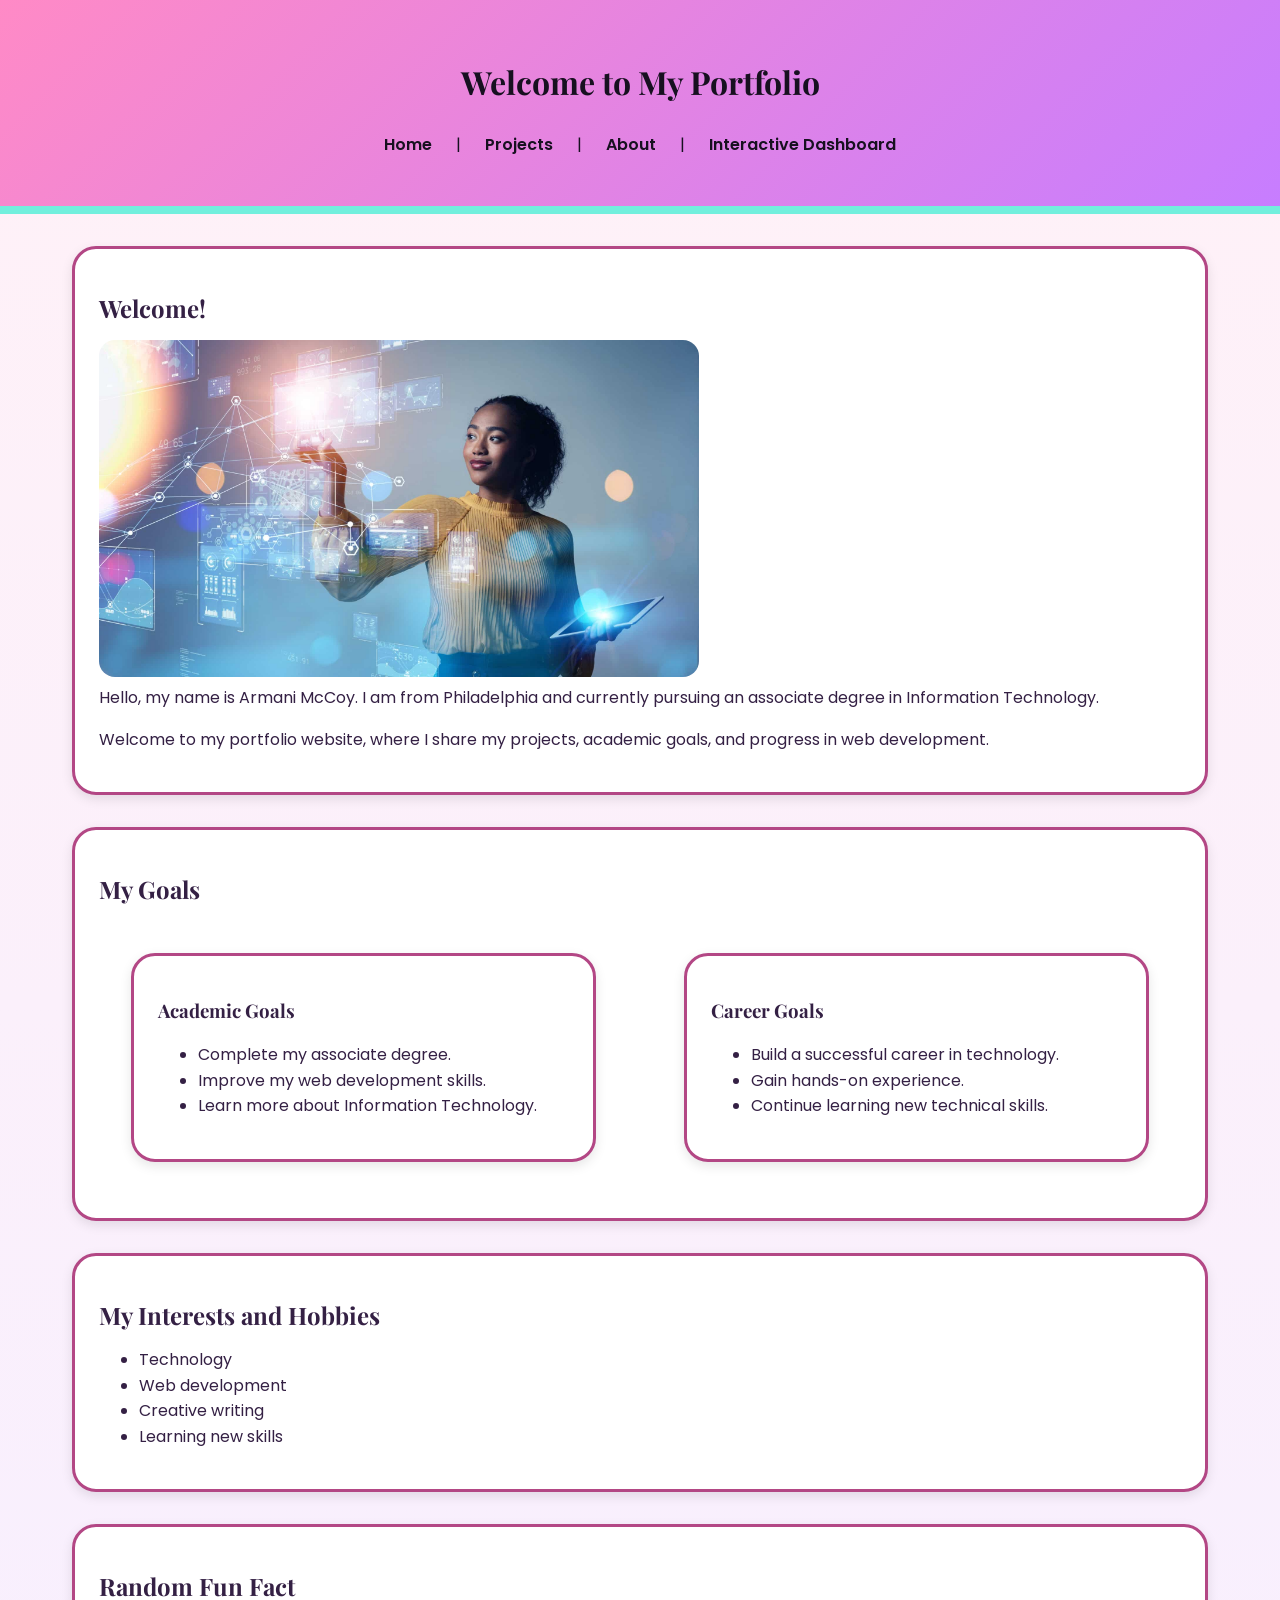
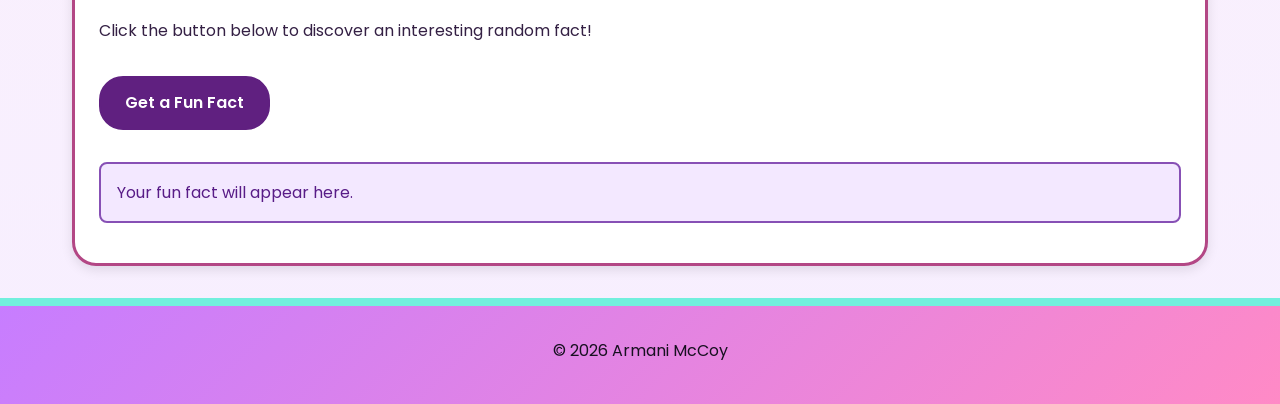
<file: index.html>
<!DOCTYPE html>
<html lang="en">

<head>
    <meta charset="UTF-8">
    <meta name="viewport" content="width=device-width, initial-scale=1.0">

    <title>Welcome - Armani McCoy</title>

    <link rel="stylesheet" href="mystyle.css">
    <script src="milestone4.js" defer></script>
</head>

<body>

    <header id="header">

        <h1>Welcome to My Portfolio</h1>

        <nav aria-label="Main navigation">
            <a href="index.html">Home</a> |
            <a href="project.html">Projects</a> |
            <a href="about.html">About</a> |
            <a href="interactive.html">Interactive Dashboard</a>
        </nav>

    </header>

    <main>

        <section class="content-box">

            <h2>Welcome!</h2>

            <img src="welcome 2.jpg"
                 alt="Photo of IT student"
                 width="300">

            <p>
                Hello, my name is Armani McCoy.
                I am from Philadelphia and currently
                pursuing an associate degree in
                Information Technology.
            </p>

            <p>
                Welcome to my portfolio website, where
                I share my projects, academic goals,
                and progress in web development.
            </p>

        </section>

        <section class="content-box">

            <h2>My Goals</h2>

            <div class="goals-grid">

                <article class="content-box">

                    <h3>Academic Goals</h3>

                    <ul>
                        <li>Complete my associate degree.</li>
                        <li>Improve my web development skills.</li>
                        <li>Learn more about Information Technology.</li>
                    </ul>

                </article>

                <article class="content-box">

                    <h3>Career Goals</h3>

                    <ul>
                        <li>Build a successful career in technology.</li>
                        <li>Gain hands-on experience.</li>
                        <li>Continue learning new technical skills.</li>
                    </ul>

                </article>

            </div>

        </section>

        <section class="content-box">

            <h2>My Interests and Hobbies</h2>

            <ul>
                <li>Technology</li>
                <li>Web development</li>
                <li>Creative writing</li>
                <li>Learning new skills</li>
            </ul>

        </section>

        <section class="content-box">

            <h2>Random Fun Fact</h2>

            <p>
                Click the button below to discover
                an interesting random fact!
            </p>

            <button type="button" id="factButton">
                Get a Fun Fact
            </button>

            <p id="factDisplay" role="status">
                Your fun fact will appear here.
            </p>

        </section>

    </main>

    <footer id="footer">

        <p>&copy; 2026 Armani McCoy</p>

    </footer>

</body>

</html>
</file>
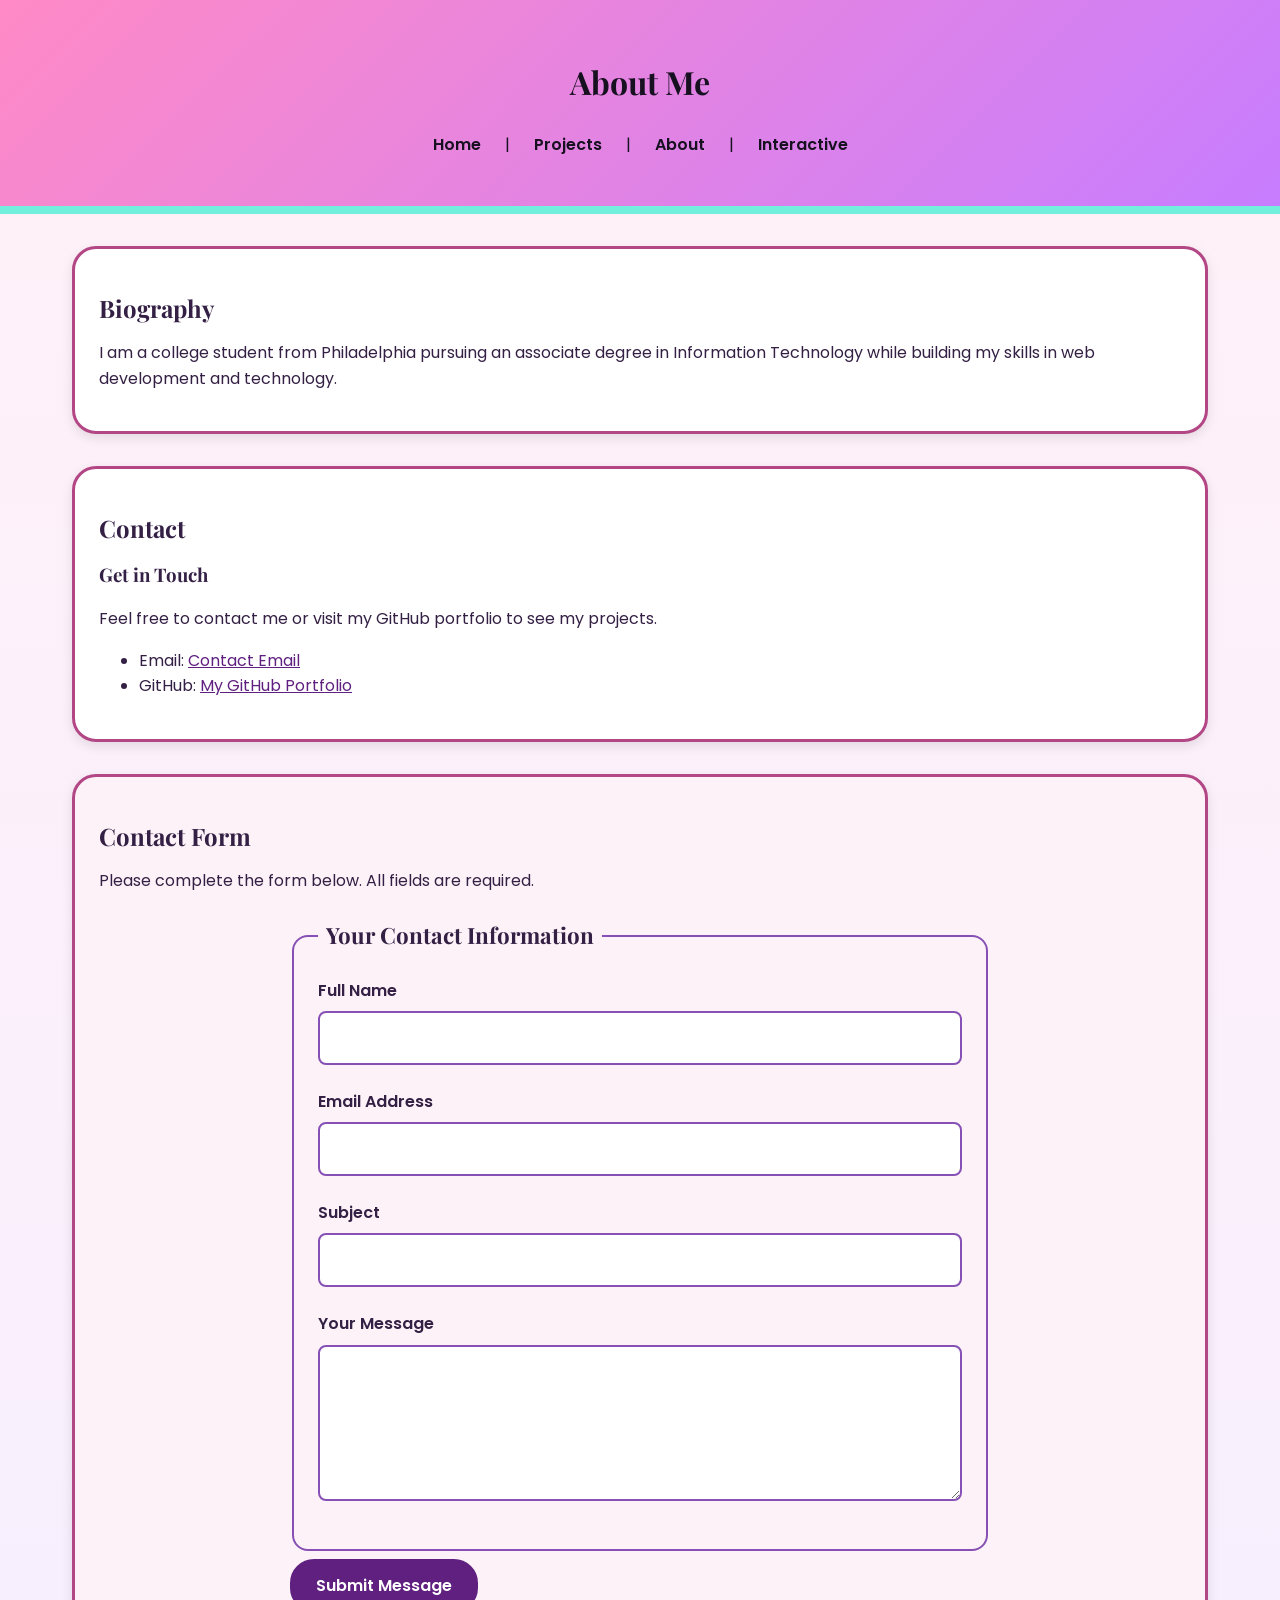
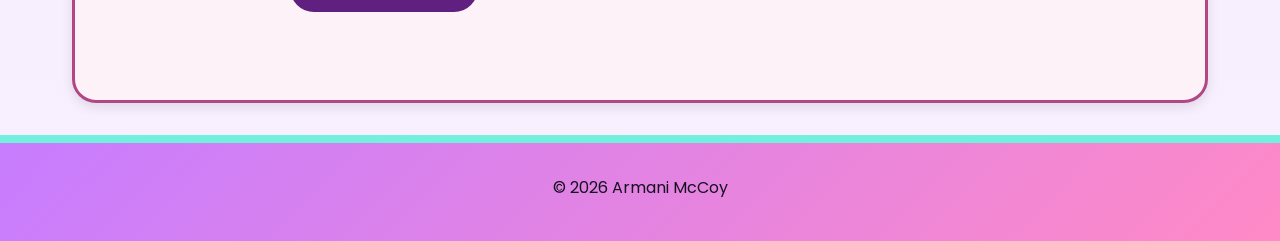
<file: about.html>
<!DOCTYPE html>
<html lang="en">

<head>
    <meta charset="UTF-8">
    <meta name="viewport"
          content="width=device-width, initial-scale=1.0">

    <title>About Me - Armani McCoy Portfolio</title>

    <link rel="stylesheet" href="mystyle.css">
    <script src="milestone4.js" defer></script>
</head>

<body>

<a class="skip-link" href="#main-content">
    Skip to main content
</a>

<header id="header">

    <h1>About Me</h1>

    <nav aria-label="Main navigation">
        <a href="index.html">Home</a> |
        <a href="project.html">Projects</a> |
        <a href="about.html">About</a> |
        <a href="interactive.html">Interactive</a>
    </nav>

</header>

<main id="main-content">

    <section class="content-box">

        <h2>Biography</h2>

        <p>
            I am a college student from Philadelphia
            pursuing an associate degree in
            Information Technology while building
            my skills in web development and technology.
        </p>

    </section>

    <section class="content-box">

        <h2>Contact</h2>

        <h3>Get in Touch</h3>

        <p>
            Feel free to contact me or visit my
            GitHub portfolio to see my projects.
        </p>

        <ul>
            <li>
                Email:
                <a href="mailto:your-email@example.com">
                    Contact Email
                </a>
            </li>

            <li>
                GitHub:
                <a href="https://github.com/amccoy-lab">
                    My GitHub Portfolio
                </a>
            </li>
        </ul>

    </section>

    <section class="content-box contact-section">

        <h2>Contact Form</h2>

        <p>
            Please complete the form below.
            All fields are required.
        </p>

        <form id="contactForm"
              class="contact-form"
              novalidate>

            <fieldset>

                <legend>Your Contact Information</legend>

                <div class="form-group">

                    <label for="contactName">
                        Full Name
                    </label>

                    <input
                        type="text"
                        id="contactName"
                        name="full-name"
                        autocomplete="name"
                        required
                        aria-describedby="nameError"
                    >

                    <p id="nameError"
                       class="error-message"
                       aria-live="polite"></p>

                </div>

                <div class="form-group">

                    <label for="contactEmail">
                        Email Address
                    </label>

                    <input
                        type="email"
                        id="contactEmail"
                        name="email"
                        autocomplete="email"
                        required
                        aria-describedby="emailError"
                    >

                    <p id="emailError"
                       class="error-message"
                       aria-live="polite"></p>

                </div>

                <div class="form-group">

                    <label for="contactSubject">
                        Subject
                    </label>

                    <input
                        type="text"
                        id="contactSubject"
                        name="subject"
                        required
                        aria-describedby="subjectError"
                    >

                    <p id="subjectError"
                       class="error-message"
                       aria-live="polite"></p>

                </div>

                <div class="form-group">

                    <label for="contactMessage">
                        Your Message
                    </label>

                    <textarea
                        id="contactMessage"
                        name="message"
                        rows="5"
                        required
                        aria-describedby="messageError"
                    ></textarea>

                    <p id="messageError"
                       class="error-message"
                       aria-live="polite"></p>

                </div>

            </fieldset>

            <button type="submit"
                    class="submit-button">
                Submit Message
            </button>

            <p id="formSuccess"
               class="form-status"
               role="status"
               aria-live="polite"></p>

        </form>

    </section>

</main>

<footer id="footer">
    <p>&copy; 2026 Armani McCoy</p>
</footer>

</body>
</html>
</file>
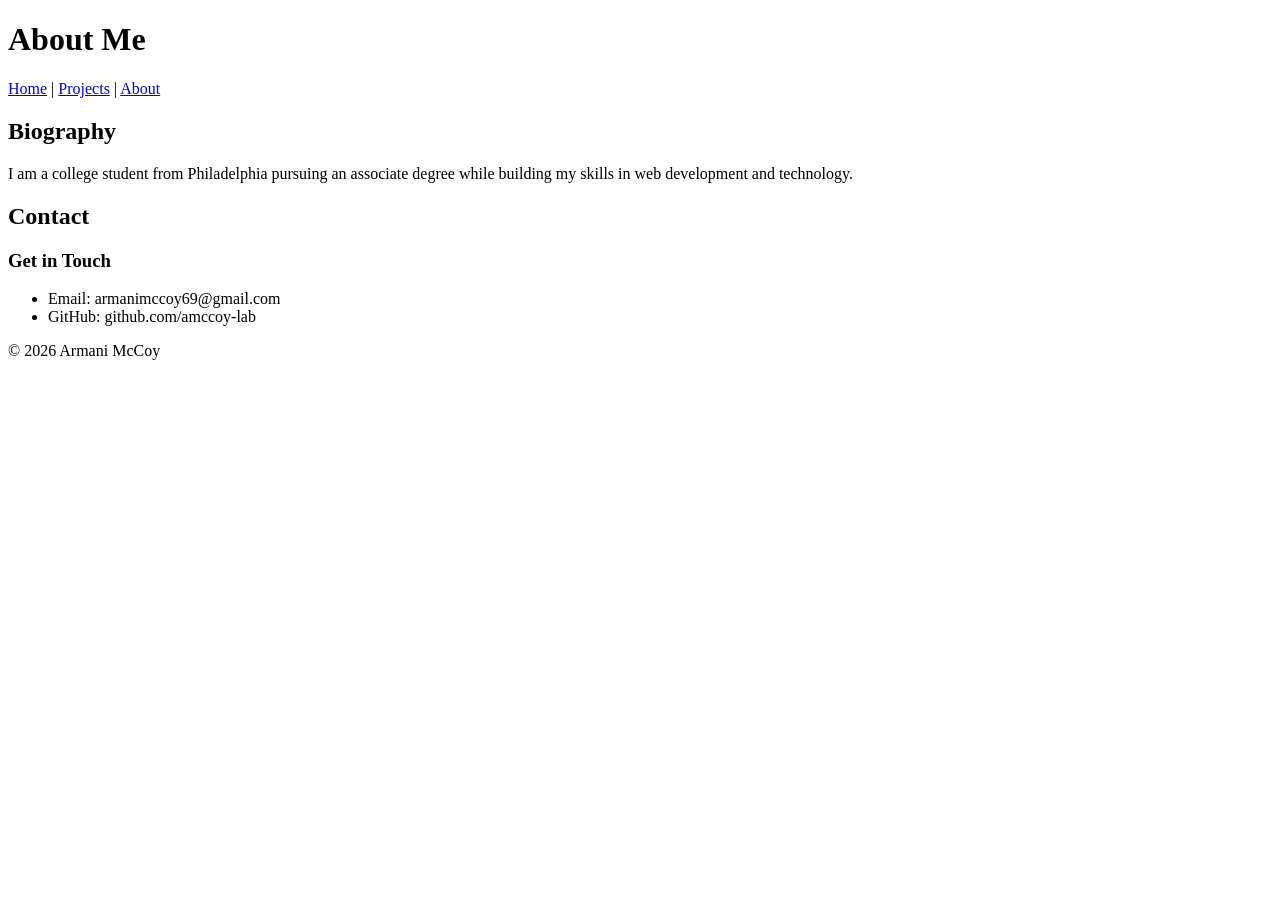
<file: index_about.html>
<!DOCTYPE html>
<html lang="en">

<head>
    <meta charset="UTF-8">
    <meta name="viewport" content="width=device-width, initial-scale=1.0">
    <title>About | Armani McCoy</title>
</head>

<body>

<header>

<h1>About Me</h1>

<nav>
    <a href="index.html">Home</a> |
    <a href="projects.html">Projects</a> |
    <a href="about.html">About</a>
</nav>

</header>

<main>

<section>

<h2>Biography</h2>

<p>
I am a college student from Philadelphia pursuing an associate degree while
building my skills in web development and technology.
</p>

</section>

<section>

<h2>Contact</h2>

<h3>Get in Touch</h3>

<ul>
    <li>Email: armanimccoy69@gmail.com</li>
    <li>GitHub: github.com/amccoy-lab</li>

</ul>

</section>

</main>

<footer>

<p>&copy; 2026 Armani McCoy</p>

</footer>

</body>
</html>
</file>
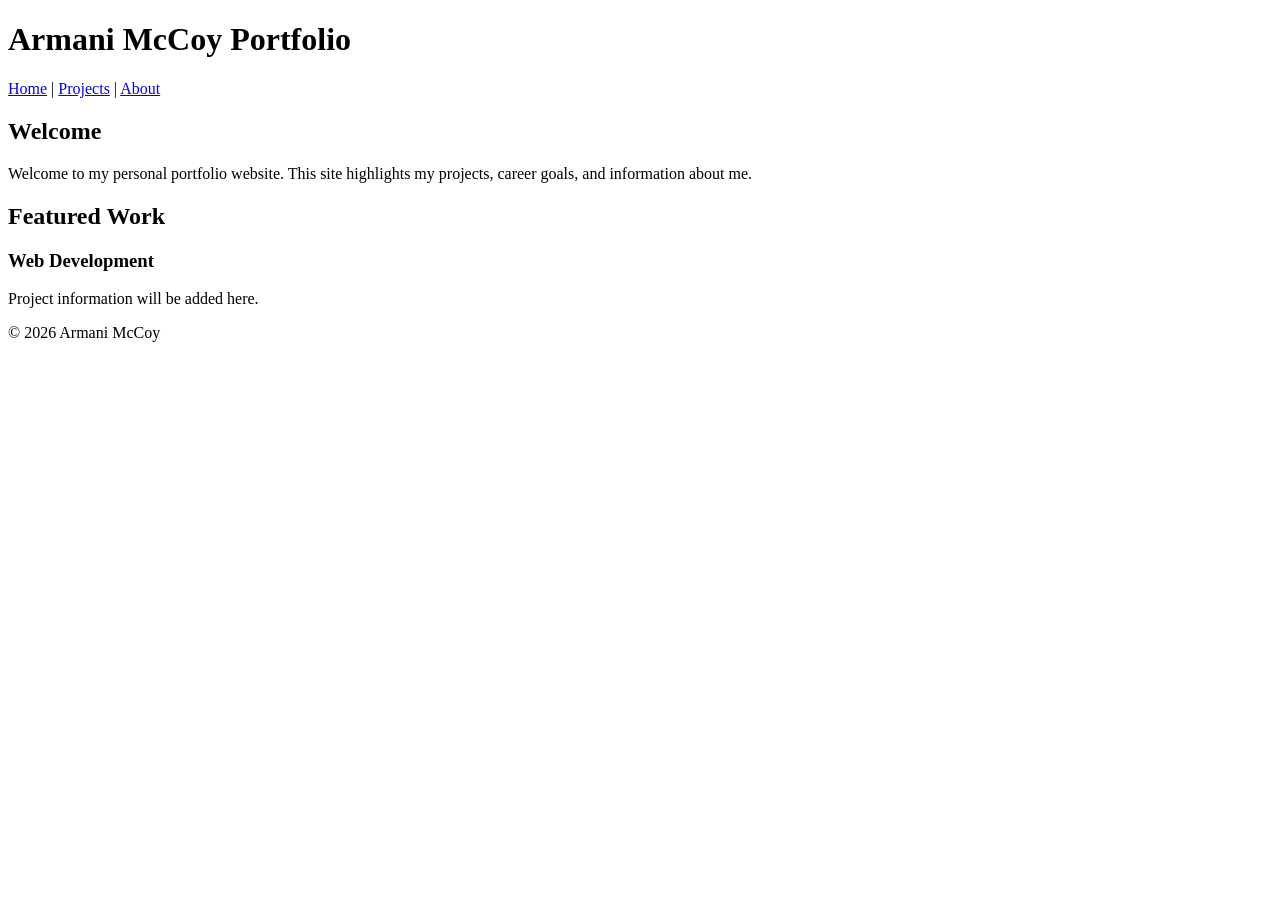
<file: index_home.html>
<!DOCTYPE html>
<html lang="en">

<head>
    <meta charset="UTF-8">
    <meta name="viewport" content="width=device-width, initial-scale=1.0">
    <title>Home | Armani McCoy</title>
</head>

<body>

<header>
    <h1>Armani McCoy Portfolio</h1>

    <nav>
        <a href="index.html">Home</a> |
        <a href="projects.html">Projects</a> |
        <a href="about.html">About</a>
    </nav>
</header>

<main>

<section>

<h2>Welcome</h2>

<p>
Welcome to my personal portfolio website. This site highlights my projects,
career goals, and information about me.
</p>

</section>

<section>

<h2>Featured Work</h2>

<article>

<h3>Web Development</h3>

<p>
Project information will be added here.
</p>

</article>

</section>

</main>

<footer>

<p>&copy; 2026 Armani McCoy</p>

</footer>

</body>
</html>
</file>
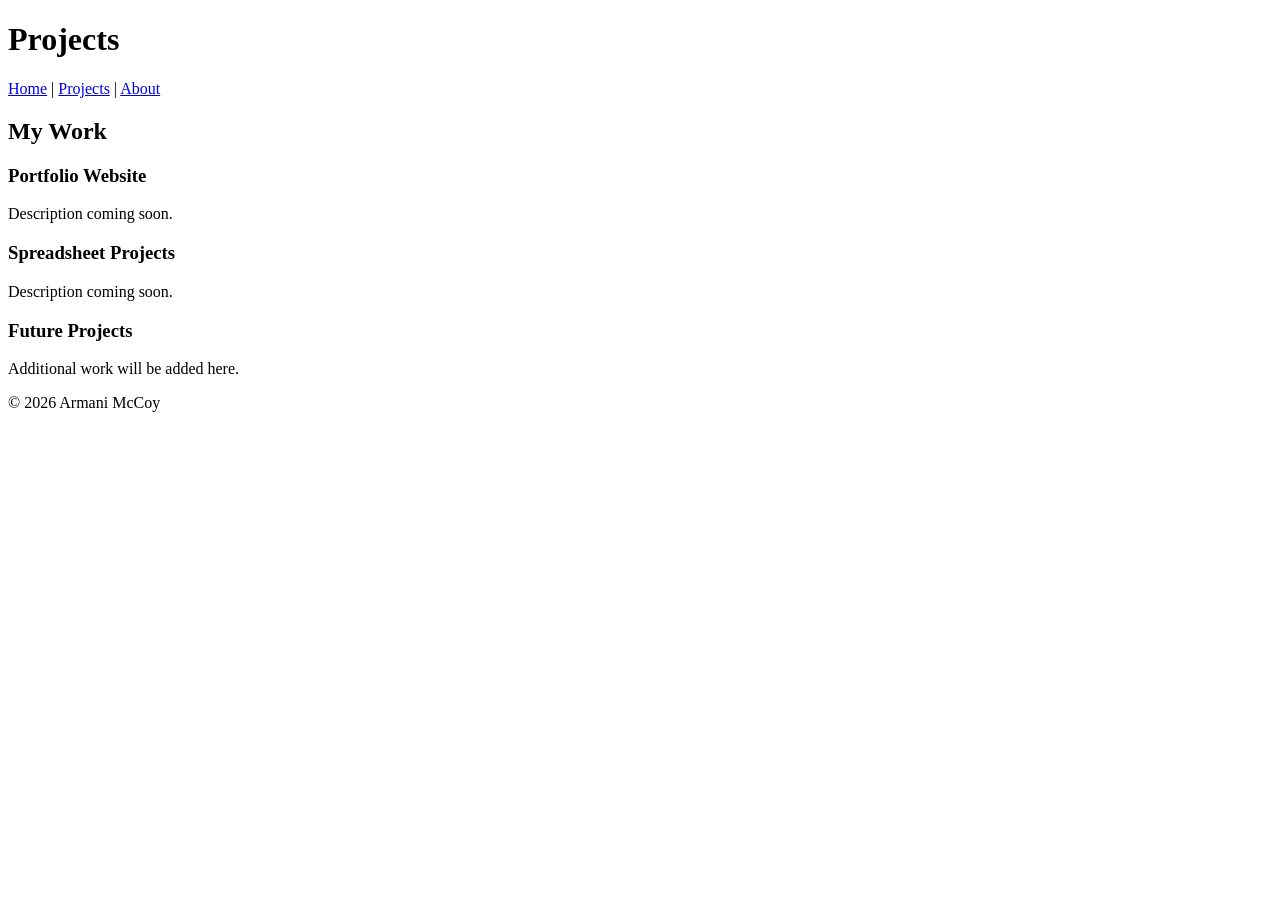
<file: index_project.html>
<!DOCTYPE html>
<html lang="en">

<head>
    <meta charset="UTF-8">
    <meta name="viewport" content="width=device-width, initial-scale=1.0">
    <title>Projects | Armani McCoy</title>
</head>

<body>

<header>

<h1>Projects</h1>

<nav>
    <a href="index.html">Home</a> |
    <a href="projects.html">Projects</a> |
    <a href="about.html">About</a>
</nav>

</header>

<main>

<section>

<h2>My Work</h2>

<article>

<h3>Portfolio Website</h3>

<p>
Description coming soon.
</p>

</article>

<article>

<h3>Spreadsheet Projects</h3>

<p>
Description coming soon.
</p>

</article>

<article>

<h3>Future Projects</h3>

<p>
Additional work will be added here.
</p>

</article>

</section>

</main>

<footer>

<p>&copy; 2026 Armani McCoy</p>

</footer>

</body>
</html>
</file>
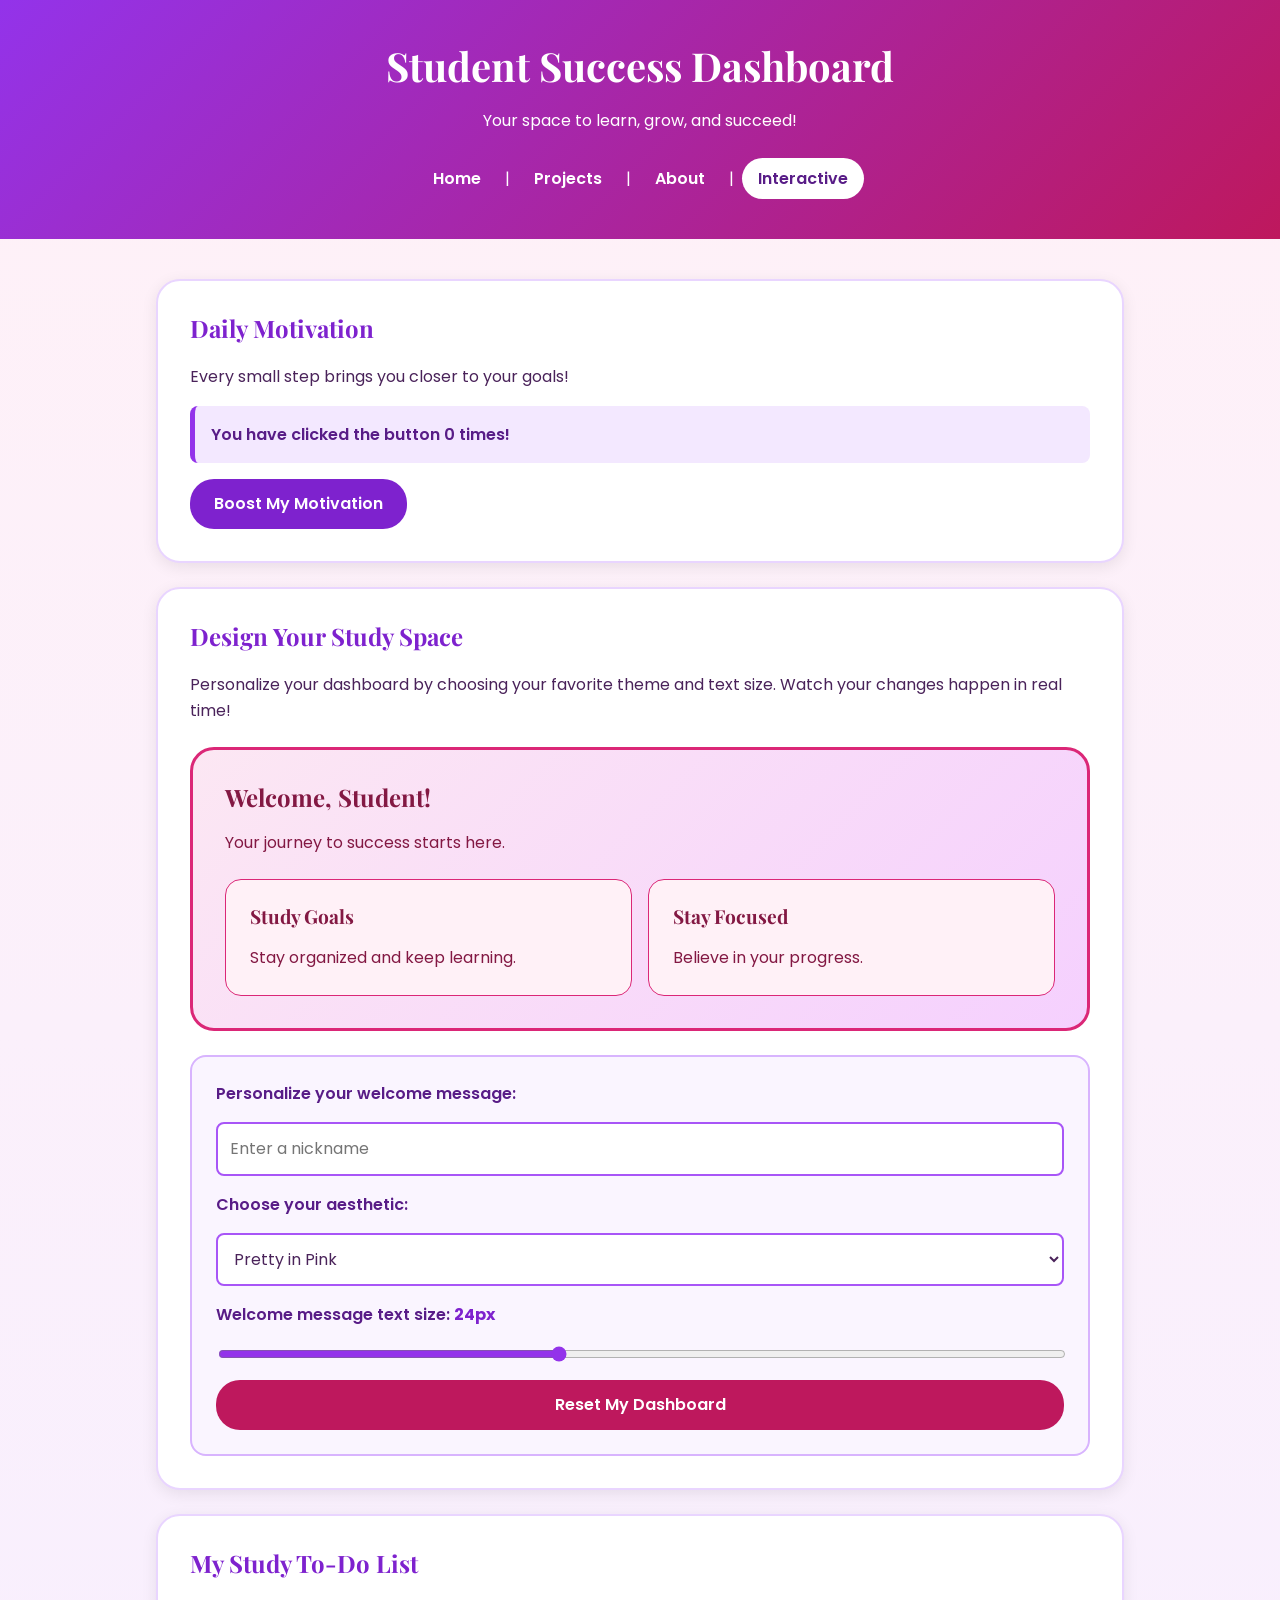
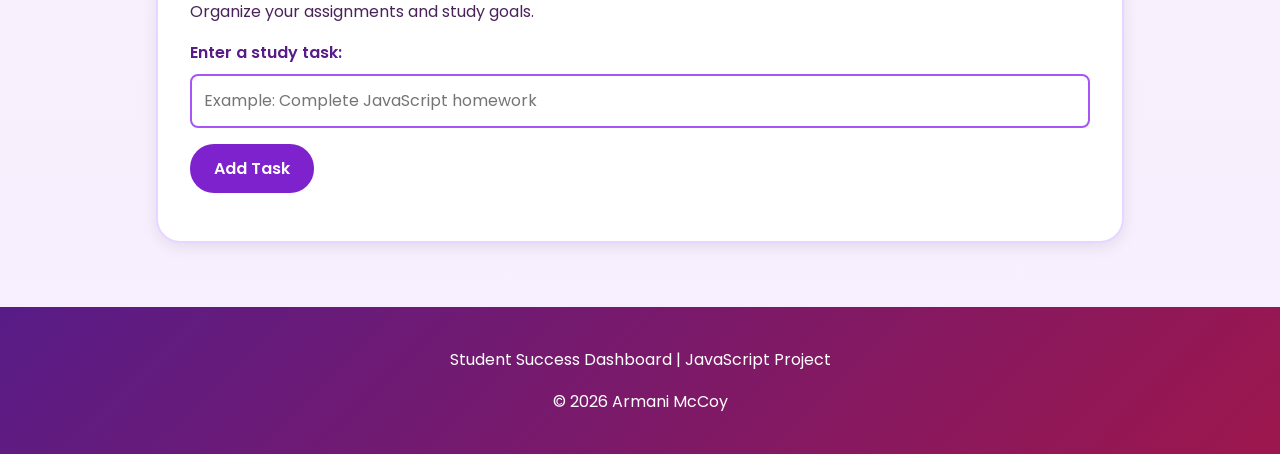
<file: interactive.html>
<!DOCTYPE html>
<html lang="en">

<head>
    <meta charset="UTF-8">
    <meta name="viewport"
          content="width=device-width, initial-scale=1.0">

    <title>Personalized Student Success Dashboard</title>

    <link rel="stylesheet" href="interactive.css">
    <script src="script.js" defer></script>
</head>

<body>

<a class="skip-link" href="#main-content">
    Skip to main content
</a>

<header>

    <h1>Student Success Dashboard</h1>

    <p>Your space to learn, grow, and succeed!</p>

    <nav aria-label="Main navigation">
        <a href="index.html">Home</a> |
        <a href="project.html">Projects</a> |
        <a href="about.html">About</a> |
        <a href="interactive.html"
           aria-current="page">Interactive</a>
    </nav>

</header>

<main id="main-content">

    <!-- Feature 1: Motivation Counter -->

    <section>

        <h2>Daily Motivation</h2>

        <p>Every small step brings you closer to your goals!</p>

        <p id="message" role="status">
            You have clicked the button 0 times!
        </p>

        <button type="button" id="changeButton">
            Boost My Motivation
        </button>

    </section>


    <!-- Feature 2: Live Style Customizer -->

    <section>

        <h2>Design Your Study Space</h2>

        <p>
            Personalize your dashboard by choosing
            your favorite theme and text size.
            Watch your changes happen in real time!
        </p>

        <div id="dashboardPreview" class="theme-pink">

            <h3 id="welcomeMessage">
                Welcome, Student!
            </h3>

            <p>Your journey to success starts here.</p>

            <div class="dashboard-grid">

                <article class="dashboard-card">
                    <h4>Study Goals</h4>
                    <p>Stay organized and keep learning.</p>
                </article>

                <article class="dashboard-card">
                    <h4>Stay Focused</h4>
                    <p>Believe in your progress.</p>
                </article>

            </div>

        </div>

        <div class="customizer">

            <label for="studentName">
                Personalize your welcome message:
            </label>

            <input
                type="text"
                id="studentName"
                placeholder="Enter a nickname"
                maxlength="30"
            >

            <label for="themeSelect">
                Choose your aesthetic:
            </label>

            <select id="themeSelect">

                <option value="pink">
                    Pretty in Pink
                </option>

                <option value="purple">
                    Lavender Dreams
                </option>

                <option value="blue">
                    Ocean Blue
                </option>

                <option value="green">
                    Sage Green
                </option>

                <option value="dark">
                    Midnight Mode
                </option>

            </select>

            <label for="fontSlider">
                Welcome message text size:
                <output id="fontValue"
                        for="fontSlider">24px</output>
            </label>

            <input
                type="range"
                id="fontSlider"
                min="16"
                max="36"
                value="24"
            >

            <button type="button" id="resetDashboard">
                Reset My Dashboard
            </button>

        </div>

    </section>


    <!-- Feature 3: Study To-Do List -->

    <section>

        <h2>My Study To-Do List</h2>

        <p>Organize your assignments and study goals.</p>

        <label for="taskInput">
            Enter a study task:
        </label>

        <input
            type="text"
            id="taskInput"
            placeholder="Example: Complete JavaScript homework"
        >

        <button type="button" id="addButton">
            Add Task
        </button>

        <ul id="taskList"></ul>

    </section>

</main>

<footer>

    <p>Student Success Dashboard | JavaScript Project</p>

    <p>&copy; 2026 Armani McCoy</p>

</footer>

</body>
</html>
</file>
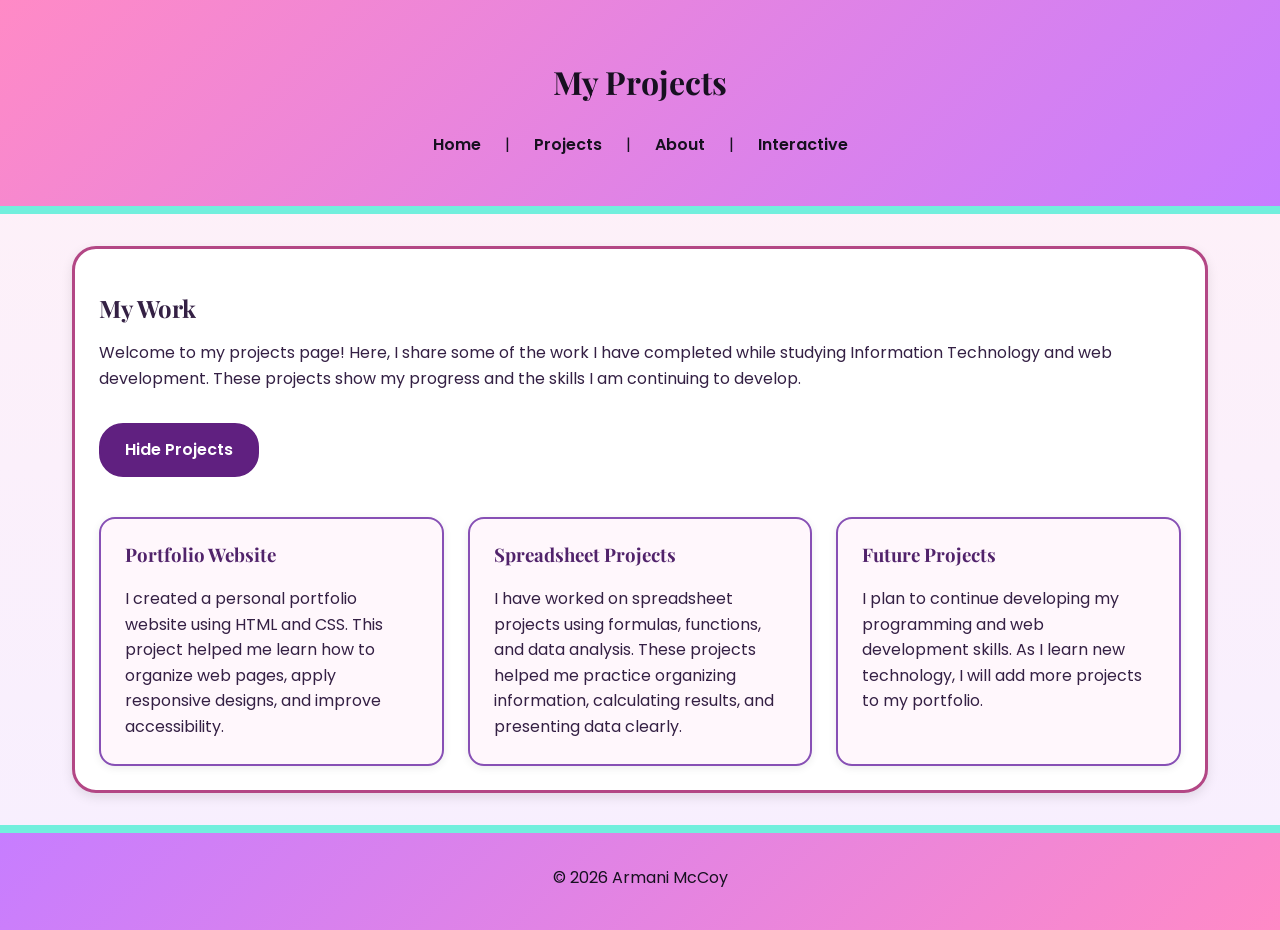
<file: project.html>
<!DOCTYPE html>
<html lang="en">

<head>
    <meta charset="UTF-8">
    <meta name="viewport"
          content="width=device-width, initial-scale=1.0">

    <title>Projects - Armani McCoy Portfolio</title>

    <link rel="stylesheet" href="mystyle.css">
    <script src="milestone4.js" defer></script>
</head>

<body>

    <a class="skip-link" href="#main-content">
        Skip to main content
    </a>

    <header id="header">

        <h1>My Projects</h1>

        <nav aria-label="Main navigation">
            <a href="index.html">Home</a> |
            <a href="project.html">Projects</a> |
            <a href="about.html">About</a> |
            <a href="interactive.html">Interactive</a>
        </nav>

    </header>

    <main id="main-content">

        <section class="content-box"
                 aria-labelledby="projects-heading">

            <h2 id="projects-heading">My Work</h2>

            <p>
                Welcome to my projects page! Here,
                I share some of the work I have
                completed while studying Information
                Technology and web development.
                These projects show my progress
                and the skills I am continuing
                to develop.
            </p>

            <!-- JavaScript interaction button -->

            <button type="button"
                    id="toggleProjects"
                    aria-expanded="true"
                    aria-controls="projectList">
                Hide Projects
            </button>

            <!-- Dynamic project section -->

            <div id="projectList" class="projects-grid">

                <article class="card">

                    <h3>Portfolio Website</h3>

                    <p>
                        I created a personal portfolio
                        website using HTML and CSS.
                        This project helped me learn
                        how to organize web pages,
                        apply responsive designs,
                        and improve accessibility.
                    </p>

                </article>

                <article class="card">

                    <h3>Spreadsheet Projects</h3>

                    <p>
                        I have worked on spreadsheet
                        projects using formulas,
                        functions, and data analysis.
                        These projects helped me
                        practice organizing information,
                        calculating results, and
                        presenting data clearly.
                    </p>

                </article>

                <article class="card">

                    <h3>Future Projects</h3>

                    <p>
                        I plan to continue developing
                        my programming and web
                        development skills. As I learn
                        new technology, I will add
                        more projects to my portfolio.
                    </p>

                </article>

            </div>

        </section>

    </main>

    <footer id="footer">
        <p>&copy; 2026 Armani McCoy</p>
    </footer>

</body>
</html>
</file>
<file: mystyle.css>
/* =====================
   GLOBAL STYLES
   ===================== */

@import url('https://fonts.googleapis.com/css2?family=Playfair+Display:wght@400;600;700&family=Poppins:wght@400;500;600;700&display=swap');

* {
    box-sizing: border-box;
}

html {
    scroll-behavior: smooth;
}

body {
    margin: 0;
    font-family: "Poppins", sans-serif;
    background: linear-gradient(to bottom, #fff1f7, #f7efff);
    color: #342044;
    line-height: 1.6;
    overflow-wrap: break-word;
}

/* TYPE SELECTORS */

h1, h2, h3 {
    font-family: "Playfair Display", serif;
    line-height: 1.3;
}

p {
    margin-top: 8px;
}

img {
    width: 100%;
    max-width: 600px;
    height: auto;
    display: block;
    border-radius: 16px;
}

a {
    color: #602080;
}

a:hover {
    text-decoration: underline;
}

/* =====================
   KEYBOARD ACCESSIBILITY
   ===================== */

.skip-link {
    position: absolute;
    top: -100px;
    left: 16px;
    z-index: 1000;
    background: white;
    color: #342044;
    padding: 12px 16px;
    border: 2px solid #602080;
    border-radius: 8px;
}

.skip-link:focus {
    top: 8px;
}

:focus-visible {
    outline: 3px solid #342044;
    outline-offset: 4px;
}

/* =====================
   HEADER AND FOOTER
   ===================== */

#header {
    background: linear-gradient(135deg, #ff8ac6, #c77dff);
    color: #171020;
    text-align: center;
    padding: 40px 24px;
    border-bottom: 8px solid #72efdd;
}

#footer {
    background: linear-gradient(135deg, #c77dff, #ff8ac6);
    color: #171020;
    text-align: center;
    padding: 24px;
    border-top: 8px solid #72efdd;
}

/* =====================
   NAVIGATION
   ===================== */

nav {
    display: flex;
    justify-content: center;
    align-items: center;
    flex-wrap: wrap;
    gap: 8px;
    margin-top: 16px;
}

nav a {
    display: inline-block;
    text-decoration: none;
    color: #171020;
    font-weight: 600;
    padding: 8px 16px;
    border-radius: 24px;
}

nav a:hover,
nav a:focus-visible {
    background-color: #ffffff;
    color: #342044;
}

nav a[aria-current="page"] {
    background-color: #ffffff;
    color: #342044;
    text-decoration: underline;
}

/* =====================
   MAIN CONTENT
   ===================== */

main {
    max-width: 1200px;
    width: 100%;
    margin: 0 auto;
}

.content-box {
    background-color: #ffffff;
    margin: 32px;
    padding: 24px;
    border: 3px solid #b34785;
    border-radius: 24px;
    box-shadow: 0 4px 12px rgba(0, 0, 0, .1);
}

.content-box h2 {
    margin-bottom: 16px;
}

/* =====================
   GESTALT: SIMILARITY
   ===================== */

.card {
    background-color: #fff7fc;
    padding: 24px;
    border: 2px solid #8750b5;
    border-radius: 16px;
    box-shadow: 0 2px 8px rgba(0, 0, 0, .08);
}

.card h3 {
    color: #51236b;
    margin-top: 0;
}

.card p {
    margin-bottom: 0;
}

/* =====================
   GESTALT: PROXIMITY
   ===================== */

.goals-grid {
    display: grid;
    grid-template-columns: repeat(2, minmax(0, 1fr));
    gap: 24px;
}

#goals .card {
    width: 100%;
}

/* =====================
   HOBBIES
   ===================== */

#hobbies ul {
    padding-left: 24px;
    margin-top: 16px;
}

#hobbies li {
    margin-bottom: 8px;
}

/* =====================
   IMAGE STYLING
   ===================== */

#about img,
.portfolio-image {
    margin-top: 24px;
    border: 4px solid #479a8e;
}

/* =====================
   ACCESSIBLE CONTACT FORM
   ===================== */

.contact-form {
    max-width: 700px;
    margin: 24px auto;
}

.contact-form fieldset {
    border: 2px solid #8750b5;
    border-radius: 16px;
    padding: 24px;
    min-width: 0;
}

.contact-form legend {
    font-family: "Playfair Display", serif;
    font-size: 1.4rem;
    font-weight: 700;
    color: #342044;
    padding: 0 8px;
}

.form-group {
    margin-bottom: 24px;
}

.form-group label {
    display: block;
    font-weight: 600;
    margin-bottom: 8px;
    color: #342044;
}

.form-group input,
.form-group textarea {
    display: block;
    width: 100%;
    padding: 12px;
    border: 2px solid #8750b5;
    border-radius: 8px;
    font: inherit;
    color: #342044;
    background-color: #ffffff;
}

.form-group textarea {
    min-height: 150px;
    resize: vertical;
}

.form-group input:focus-visible,
.form-group textarea:focus-visible {
    outline: 3px solid #342044;
    outline-offset: 2px;
}

.form-group input[aria-invalid="true"],
.form-group textarea[aria-invalid="true"] {
    border: 3px solid #a11232;
}

.error-message {
    color: #a11232;
    font-size: 0.95rem;
    font-weight: 600;
    margin-top: 8px;
}

.form-status {
    margin-top: 16px;
    font-weight: 600;
}

.form-status.error {
    color: #a11232;
}

.form-status.success {
    color: #245d39;
}

.submit-button {
    background-color: #602080;
    color: #ffffff;
    border: 2px solid #602080;
    padding: 12px 24px;
    border-radius: 24px;
    font: inherit;
    font-weight: 600;
    cursor: pointer;
}

.submit-button:hover {
    background-color: #44135e;
}

.submit-button:focus-visible {
    outline: 3px solid #342044;
    outline-offset: 4px;
}

/* =====================
   LARGE TABLET: 1024px
   ===================== */

@media (max-width: 1024px) {

    .content-box {
        margin: 24px;
    }

}

/* =====================
   TABLET: 768px
   ===================== */

@media (max-width: 768px) {

    .content-box {
        margin: 24px 16px;
    }

    .goals-grid {
        grid-template-columns: 1fr;
    }

    #header {
        padding: 32px 16px;
    }

}

/* =====================
   MOBILE: 640px
   ===================== */

@media (max-width: 640px) {

    .content-box {
        margin: 16px;
        padding: 16px;
    }

    nav {
        gap: 8px;
    }

    nav a {
        padding: 8px 12px;
    }

    .contact-form fieldset {
        padding: 16px;
    }

}

/* =====================
   SMALL MOBILE: 320px+
   ===================== */

@media (max-width: 480px) {

    #header {
        padding: 24px 16px;
    }

    h1 {
        font-size: 2rem;
    }

    h2 {
        font-size: 1.5rem;
    }

    .content-box {
        margin: 16px 8px;
        padding: 16px;
    }

    .card {
        padding: 16px;
    }

    nav a {
        padding: 8px;
        font-size: 0.9rem;
    }

}

/* =====================
   REDUCED MOTION
   ===================== */

@media (prefers-reduced-motion: reduce) {

    html {
        scroll-behavior: auto;
    }

}

/* =====================
   PROJECTS PAGE LAYOUT
   ===================== */

/* Gestalt Principle: Proximity */

.projects-grid {
    display: grid;
    grid-template-columns: repeat(3, minmax(0, 1fr));
    gap: 24px;
    margin-top: 24px;
}

/* Gestalt Principle: Similarity */

.projects-grid .card {
    background-color: #fff7fc;
    border: 2px solid #8750b5;
    border-radius: 16px;
    padding: 24px;
}

/* Tablet */

@media (max-width: 1024px) {

    .projects-grid {
        grid-template-columns: repeat(2, minmax(0, 1fr));
    }

}

/* Mobile */

@media (max-width: 640px) {

    .projects-grid {
        grid-template-columns: 1fr;
    }

}


/* =====================
   MILESTONE 4 JAVASCRIPT INTERACTIONS
   ===================== */

#toggleProjects,
#factButton {
    background-color: #602080;
    color: #ffffff;
    border: 2px solid #602080;
    border-radius: 24px;
    padding: 12px 24px;
    margin: 16px 0;
    font: inherit;
    font-weight: 600;
    cursor: pointer;
}

#toggleProjects:hover,
#factButton:hover {
    background-color: #44135e;
}

/* Disabled button while API is loading */

#factButton:disabled {
    opacity: 0.7;
    cursor: wait;
}

/* Show and hide project cards */

[hidden] {
    display: none !important;
}

/* Contact form section */

.contact-section {
    background-color: #fdf2f8;
}

/* Contact form layout */

#contactForm {
    display: flex;
    flex-direction: column;
    gap: 8px;
}

#contactForm .submit-button {
    align-self: flex-start;
}

/* Successful form validation */

#formSuccess {
    color: #166534;
    font-weight: 600;
}

/* Random Fun Fact API */

#factDisplay {
    background-color: #f3e8ff;
    color: #581c87;
    padding: 16px;
    border: 2px solid #8750b5;
    border-radius: 8px;
    margin-top: 16px;
}

/* Mobile responsiveness */

@media (max-width: 640px) {

    #toggleProjects,
    #factButton,
    #contactForm .submit-button {
        width: 100%;
    }

    .projects-grid .card {
        padding: 16px;
    }

}
</file>
<file: interactive.css>
/* =====================
   GOOGLE FONTS
   ===================== */

@import url('https://fonts.googleapis.com/css2?family=Playfair+Display:wght@400;600;700&family=Poppins:wght@400;500;600;700&display=swap');

/* =====================
   GLOBAL STYLES
   ===================== */

* {
    box-sizing: border-box;
}

body {
    font-family: "Poppins", sans-serif;
    background: linear-gradient(to bottom, #fff1f7, #f7efff);
    color: #4a235a;
    margin: 0;
    line-height: 1.6;
}

h1, h2, h3, h4 {
    font-family: "Playfair Display", serif;
    line-height: 1.3;
}

h2 {
    color: #7e22ce;
    margin-top: 0;
}

/* =====================
   HEADER AND NAVIGATION
   ===================== */

header {
    background: linear-gradient(135deg, #9333ea, #be185d);
    color: white;
    text-align: center;
    padding: 40px 24px;
}

header h1 {
    font-size: 2.5rem;
    margin: 0;
}

nav {
    display: flex;
    justify-content: center;
    align-items: center;
    flex-wrap: wrap;
    gap: 8px;
    margin-top: 24px;
}

nav a {
    color: white;
    text-decoration: none;
    font-weight: 600;
    padding: 8px 16px;
    border-radius: 24px;
}

nav a:hover,
nav a:focus-visible,
nav a[aria-current="page"] {
    background: white;
    color: #581c87;
}

/* =====================
   MAIN CONTENT
   ===================== */

main {
    max-width: 1000px;
    margin: 24px auto;
    padding: 16px;
}

section {
    background: white;
    padding: 32px;
    margin-bottom: 24px;
    border: 2px solid #e9d5ff;
    border-radius: 24px;
    box-shadow: 0 4px 16px #00000015;
}

/* =====================
   BUTTONS
   ===================== */

button {
    background: #7e22ce;
    color: white;
    border: none;
    padding: 12px 24px;
    border-radius: 24px;
    cursor: pointer;
    font: inherit;
    font-weight: 600;
    transition: background-color 0.2s;
}

button:hover {
    background: #be185d;
}

/* =====================
   MOTIVATION COUNTER
   ===================== */

#message {
    background: #f3e8ff;
    color: #581c87;
    padding: 16px;
    border-left: 5px solid #9333ea;
    border-radius: 8px;
    font-weight: 600;
}

/* =====================
   LIVE DASHBOARD PREVIEW
   ===================== */

#dashboardPreview {
    padding: 32px;
    margin: 24px 0;
    border: 3px solid var(--theme-border);
    border-radius: 24px;

    background: linear-gradient(
        135deg,
        var(--theme-start),
        var(--theme-end)
    );

    color: var(--theme-text);

    transition:
        background-color 0.3s,
        color 0.3s,
        border-color 0.3s;

    overflow-wrap: anywhere;
}

#welcomeMessage {
    font-size: 24px;
    margin-top: 0;
    margin-bottom: 8px;
}

/* =====================
   THEME 1: PRETTY IN PINK
   ===================== */

.theme-pink {
    --theme-start: #fce7f3;
    --theme-end: #f5d0fe;
    --theme-text: #831843;
    --theme-border: #db2777;
    --theme-card: #fff1f7;
}

/* =====================
   THEME 2: LAVENDER DREAMS
   ===================== */

.theme-purple {
    --theme-start: #ede9fe;
    --theme-end: #ddd6fe;
    --theme-text: #581c87;
    --theme-border: #9333ea;
    --theme-card: #f5f3ff;
}

/* =====================
   THEME 3: OCEAN BLUE
   ===================== */

.theme-blue {
    --theme-start: #dbeafe;
    --theme-end: #cffafe;
    --theme-text: #1e3a8a;
    --theme-border: #2563eb;
    --theme-card: #eff6ff;
}

/* =====================
   THEME 4: SAGE GREEN
   ===================== */

.theme-green {
    --theme-start: #dcfce7;
    --theme-end: #ccfbf1;
    --theme-text: #14532d;
    --theme-border: #15803d;
    --theme-card: #f0fdf4;
}

/* =====================
   THEME 5: MIDNIGHT MODE
   ===================== */

.theme-dark {
    --theme-start: #1e1b2e;
    --theme-end: #44305e;
    --theme-text: #ffffff;
    --theme-border: #a78bfa;
    --theme-card: #352747;
}

/* =====================
   DASHBOARD CARDS
   ===================== */

.dashboard-grid {
    display: grid;
    grid-template-columns: repeat(2, minmax(0, 1fr));
    gap: 16px;
    margin-top: 24px;
}

.dashboard-card {
    background: var(--theme-card);
    border: 1px solid var(--theme-border);
    border-radius: 16px;
    padding: 24px;
}

.dashboard-card h4 {
    font-size: 1.2rem;
    margin-top: 0;
    margin-bottom: 8px;
}

.dashboard-card p {
    margin-bottom: 0;
}

/* =====================
   CUSTOMIZATION CONTROLS
   ===================== */

.customizer {
    display: flex;
    flex-direction: column;
    gap: 16px;
    padding: 24px;
    background: #faf5ff;
    border: 2px solid #d8b4fe;
    border-radius: 16px;
}

label {
    font-weight: 600;
    color: #581c87;
}

input[type="text"],
select {
    width: 100%;
    padding: 12px;
    border: 2px solid #a855f7;
    border-radius: 8px;
    font: inherit;
    color: #4a235a;
    background: white;
}

select {
    cursor: pointer;
}

input[type="range"] {
    width: 100%;
    accent-color: #9333ea;
    cursor: pointer;
}

#fontValue {
    color: #7e22ce;
    font-weight: 700;
}

#resetDashboard {
    background: #be185d;
}

#resetDashboard:hover {
    background: #9d174d;
}

/* =====================
   STUDY TO-DO LIST
   ===================== */

#taskInput {
    margin-top: 8px;
    margin-bottom: 16px;
}

#taskList {
    list-style: none;
    padding: 0;
}

#taskList li {
    background: #f3e8ff;
    padding: 16px;
    margin-top: 8px;
    border: 1px solid #d8b4fe;
    border-radius: 12px;

    display: flex;
    justify-content: space-between;
    align-items: center;

    gap: 16px;
    overflow-wrap: anywhere;
}

.delete-button {
    background: #be185d;
    flex-shrink: 0;
}

.delete-button:hover {
    background: #9d174d;
}

/* =====================
   KEYBOARD ACCESSIBILITY
   ===================== */

:focus-visible {
    outline: 3px solid #581c87;
    outline-offset: 4px;
}

header :focus-visible,
footer :focus-visible {
    outline-color: white;
}

.skip-link {
    position: absolute;
    top: -100px;
    left: 16px;
    z-index: 1000;
    background: white;
    color: #581c87;
    padding: 12px 16px;
    border: 2px solid #581c87;
    border-radius: 8px;
}

.skip-link:focus {
    top: 8px;
}

/* =====================
   FOOTER
   ===================== */

footer {
    text-align: center;
    background: linear-gradient(135deg, #581c87, #9d174d);
    color: white;
    padding: 24px;
}

/* =====================
   TABLET RESPONSIVENESS
   ===================== */

@media (max-width: 768px) {

    header h1 {
        font-size: 2rem;
    }

    section {
        padding: 24px;
    }

    #dashboardPreview {
        padding: 24px;
    }

}

/* =====================
   MOBILE RESPONSIVENESS
   ===================== */

@media (max-width: 600px) {

    main {
        padding: 8px;
    }

    section {
        padding: 16px;
    }

    header {
        padding: 24px 16px;
    }

    header h1 {
        font-size: 1.8rem;
    }

    .dashboard-grid {
        grid-template-columns: 1fr;
    }

    #dashboardPreview,
    .customizer {
        padding: 16px;
    }

    button {
        width: 100%;
    }

    #taskList li {
        flex-direction: column;
        align-items: stretch;
    }

    nav a {
        padding: 8px;
        font-size: 0.9rem;
    }

}

/* =====================
   REDUCED MOTION
   ===================== */

@media (prefers-reduced-motion: reduce) {

    * {
        transition: none !important;
    }

}
</file>
